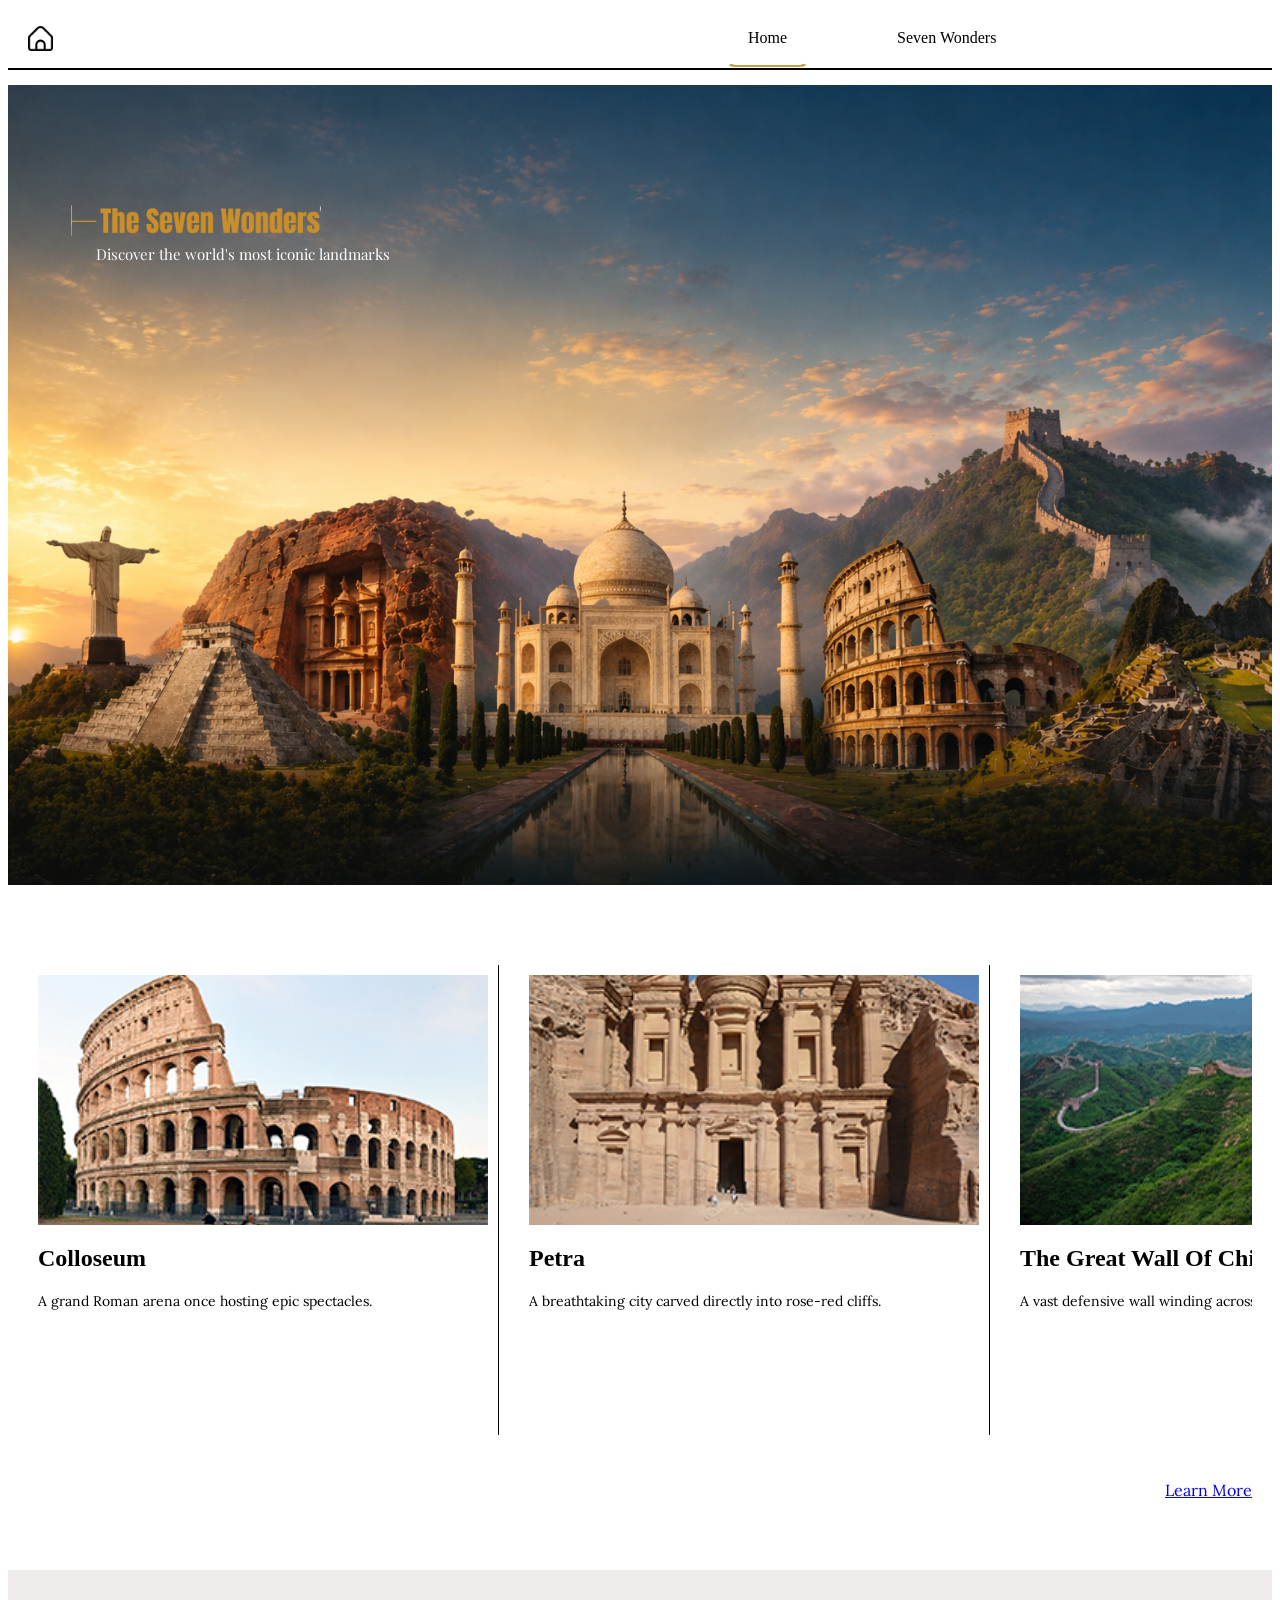
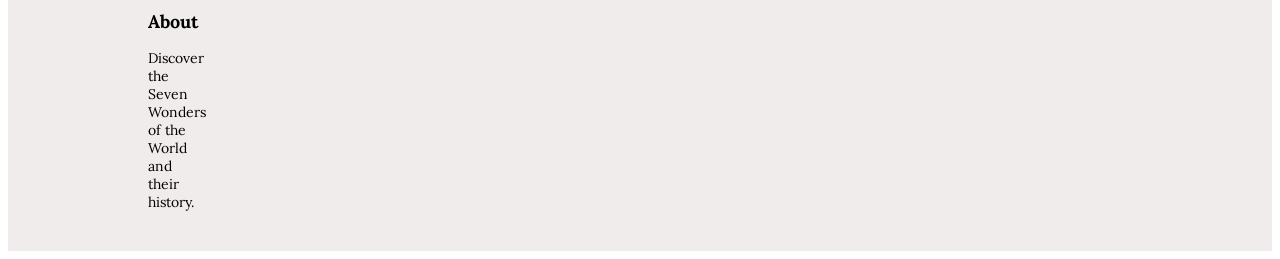
<file: index.html>
<!DOCTYPE html>
<html lang="en">
  <head>
    <title>Home</title>
    <link rel="stylesheet" href="https://cdnjs.cloudflare.com/ajax/libs/font-awesome/6.5.0/css/all.min.css">
    <link rel="stylesheet" href="https://fonts.googleapis.com/css2?family=Lora:ital,wght@0,400;0,700;1,400&display=swap">
    <link rel="stylesheet" href="https://fonts.googleapis.com/css2?family=Playfair+Display&display=swap">
    <link rel="stylesheet" href="style.css">
    <link rel="icon" type="image/png" href="Icons/home.png">
  </head>
  <body>

    <nav class="Navbar">
      <img src="Icons/home.png" alt="Home Icon" class="Home-Icon">
      <div class="Nav-Links">
        <a href="index.html" class="active">Home</a>
        <a href="wonders.html">Seven Wonders</a>
      </div>
    </nav>

    <header>
      <div class="Front">
        <img src="Images/SevenWonders.png" alt="Seven Wonders" class="FrontImage">
        <img src="Images/Title.png" alt="Title" class="Title">
        <p class="Title1">Discover the world's most iconic landmarks</p>
      </div>
    </header>

    <main>
      <div class="Scroll-Gallery-Border">
        <div class="Scroll-Gallery-Sections">

          <div class="Scroll-Gallery-Boxes">
            <img src="Images/Colosseum.png" alt="Colosseum" class="Scroll-Gallery-Images">
            <h2>Colloseum</h2>
            <p>A grand Roman arena once hosting epic spectacles.</p>
          </div>

          <div class="Scroll-Gallery-Boxes">
            <img src="Images/Petra.png" alt="Petra" class="Scroll-Gallery-Images">
            <h2>Petra</h2>
            <p>A breathtaking city carved directly into rose-red cliffs.</p>
          </div>

          <div class="Scroll-Gallery-Boxes">
            <img src="Images/TheGreatWallOfChina.png" alt="The Great Wall Of China" class="Scroll-Gallery-Images">
            <h2>The Great Wall Of China</h2>
            <p>A vast defensive wall winding across China's rugged landscapes.</p>
          </div>

          <div class="Scroll-Gallery-Boxes">
            <img src="Images/MachuPicchu.png" alt="Machu Picchu" class="Scroll-Gallery-Images">
            <h2>Machu Picchu</h2>
            <p>A mysterious Incan city high in the Andes mountains.</p>
          </div>

          <div class="Scroll-Gallery-Boxes">
            <img src="Images/ChichenItza.png" alt="Chichen Itza" class="Scroll-Gallery-Images">
            <h2>Chichen Itza</h2>
            <p>A historic Mayan site known for its iconic pyramid.</p>
          </div>

          <div class="Scroll-Gallery-Boxes">
            <img src="Images/ChristTheRedeemer.png" alt="Christ The Redeemer" class="Scroll-Gallery-Images">
            <h2>Christ The Redeemer</h2>
            <p>A towering statue overlooking Rio, symbolizing peace and unity.</p>
          </div>

          <div class="Scroll-Gallery-Boxes">
            <img src="Images/TajMahal.png" alt="Taj Mahal" class="Scroll-Gallery-Images">
            <h2>Taj Mahal</h2>
            <p>A stunning white marble monument built as a symbol of love.</p>
          </div>

        </div>

        <div class="Scroll-Gallery-Footer">
          <a href="wonders.html" class="Scroll-Gallery-Footer1">Learn More</a>
        </div>
      </div>
    </main>

    <footer class="Footer">
      <div class="About">
        <h3>About</h3>
        <p>Discover the Seven Wonders of the World and their history.</p>
      </div>
      <div class="Socials">
        <h3>Socials</h3>
        <div class="SocialIcons">
          <i class="fa-brands fa-square-x-twitter"></i>
          <i class="fa-brands fa-youtube"></i>
          <i class="fa-brands fa-square-instagram"></i>
          <i class="fa-brands fa-facebook"></i>
        </div>
      </div>
    </footer>

  </body>
</html>
</file>
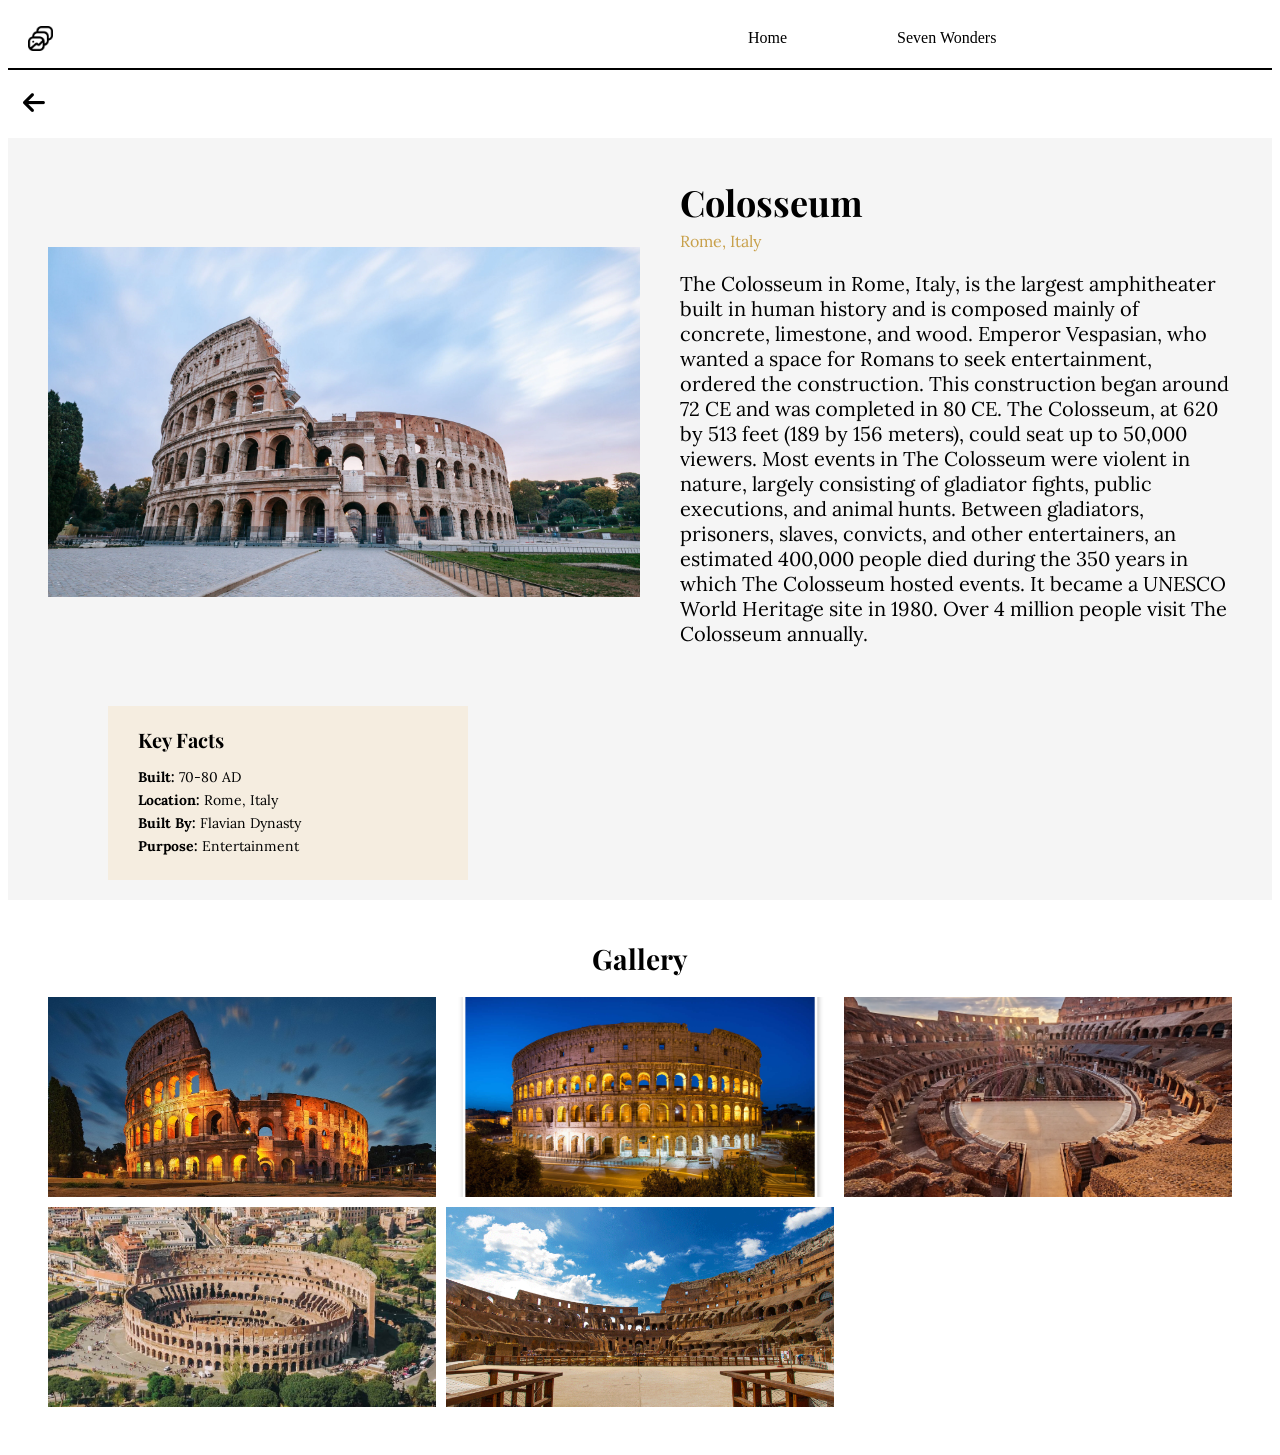
<file: Colosseum.html>
<!DOCTYPE html>
<html lang="en">
  <head>
    <title>Colosseum</title>
    <link rel="stylesheet" href="https://cdnjs.cloudflare.com/ajax/libs/font-awesome/6.5.0/css/all.min.css">
    <link rel="stylesheet" href="https://fonts.googleapis.com/css2?family=Lora:ital,wght@0,400;0,700;1,400&display=swap">
    <link rel="stylesheet" href="https://fonts.googleapis.com/css2?family=Playfair+Display&display=swap">
    <link rel="stylesheet" href="style.css">
    <link rel="icon" type="image/png" href="Icons/gallery.png">
  </head>
  <body>

    <nav class="Navbar">
      <img src="Icons/gallery.png" alt="Gallery" class="Gallery-Icon">
      <div class="Nav-Links">
        <a href="index.html">Home</a>
        <a href="wonders.html">Seven Wonders</a>
      </div>
    </nav>

    <header>
      <div class="Back">
        <a href="wonders.html"><i class="fa-solid fa-arrow-left"></i></a>
      </div>
    </header>

    <main>
      <div class="WondersBackGround">
        <div class="WondersTop">
          <img src="Images/Colosseum.webp" alt="Colosseum" class="WondersImage">
          <div class="WondersText">
            <h2>Colosseum</h2>
            <p class="WondersLocation">Rome, Italy</p>
            <p>The Colosseum in Rome, Italy, is the largest amphitheater built in human history and is composed mainly of concrete, limestone, and wood. Emperor Vespasian, who wanted a space for Romans to seek entertainment, ordered the construction. This construction began around 72 CE and was completed in 80 CE. The Colosseum, at 620 by 513 feet (189 by 156 meters), could seat up to 50,000 viewers. Most events in The Colosseum were violent in nature, largely consisting of gladiator fights, public executions, and animal hunts. Between gladiators, prisoners, slaves, convicts, and other entertainers, an estimated 400,000 people died during the 350 years in which The Colosseum hosted events. It became a UNESCO World Heritage site in 1980. Over 4 million people visit The Colosseum annually.</p>
          </div>
        </div>

        <div class="KeyFacts">
          <h3>Key Facts</h3>
          <p><strong>Built:</strong> 70-80 AD</p>
          <p><strong>Location:</strong> Rome, Italy</p>
          <p><strong>Built By:</strong> Flavian Dynasty</p>
          <p><strong>Purpose:</strong> Entertainment</p>
        </div>
      </div>

      <div class="Gallery">
        <h2>Gallery</h2>
        <div class="GalleryGrid">
          <img src="Images/Colosseum1.jpg" alt="Colosseum exterior view" class="GalleryImage">
          <img src="Images/Colosseum2.jpg" alt="Colosseum interior view" class="GalleryImage">
          <img src="Images/Colosseum3.webp" alt="Colosseum aerial view" class="GalleryImage">
          <img src="Images/Colosseum4.jpg" alt="Colosseum at night" class="GalleryImage">
          <img src="Images/Colosseum5.png" alt="Colosseum ruins" class="GalleryImage">
        </div>
      </div>
    </main>

  </body>
</html>
</file>
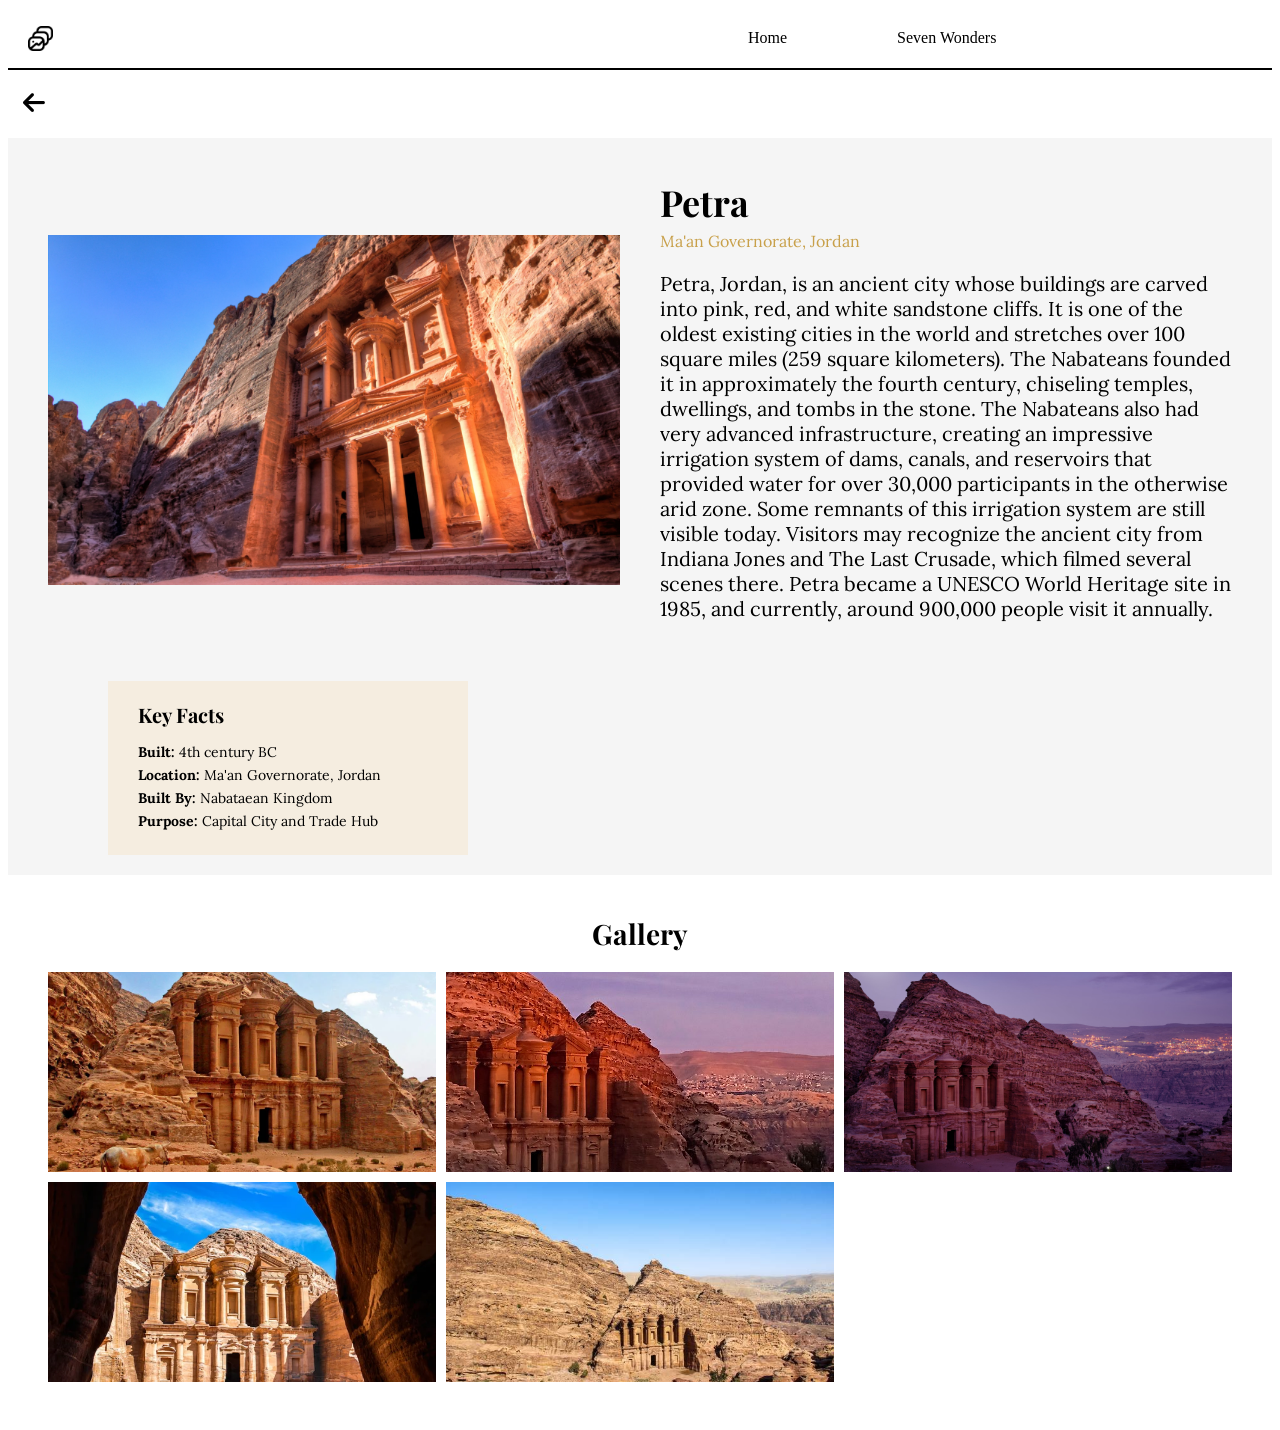
<file: Petra.html>
<!DOCTYPE html>
<html lang="en">
<head>
  <title>Petra</title>
<link rel="stylesheet" href="https://cdnjs.cloudflare.com/ajax/libs/font-awesome/6.5.0/css/all.min.css">
<link rel="stylesheet" href="https://fonts.googleapis.com/css2?family=Lora:ital,wght@0,400;0,700;1,400&display=swap">
<link rel="stylesheet" href="https://fonts.googleapis.com/css2?family=Playfair+Display&display=swap">
<link rel="stylesheet" href="style.css">
<link rel="icon" type="image/png" href="Icons/gallery.png">
</head>
<body>
        <nav class="Navbar">
      <img src="Icons/gallery.png" alt="Gallery" class="Gallery-Icon">
        
      
      <div class="Nav-Links">
        <a href ='index.html' > Home </a>
        <a href ='wonders.html' > Seven Wonders </a>
    </div>
      </nav>

      <header>
            <div class="Back">
      <a href="wonders.html"><i class="fa-solid fa-arrow-left"></i></a>
</div>
</header>

<main>
<div class="WondersBackGround">
      <div class="WondersTop">
        <img src="Images/Petra.webp" alt="Petra" class="WondersImage">
        <div class="WondersText">
            <h2>Petra</h2>
            <p class="WondersLocation">Ma'an Governorate, Jordan</p>
            <p>Petra, Jordan, is an ancient city whose buildings are carved into pink, red, and white sandstone cliffs. It is one of the oldest existing cities in the world and stretches over 100 square miles (259 square kilometers). The Nabateans founded it in approximately the fourth century, chiseling temples, dwellings, and tombs in the stone. The Nabateans also had very advanced infrastructure, creating an impressive irrigation system of dams, canals, and reservoirs that provided water for over 30,000 participants in the otherwise arid zone. Some remnants of this irrigation system are still visible today. Visitors may recognize the ancient city from Indiana Jones and The Last Crusade, which filmed several scenes there. Petra became a UNESCO World Heritage site in 1985, and currently, around 900,000 people visit it annually.</p>
        </div>
      </div>

      <div class="KeyFacts">
        <h3>Key Facts</h3>
        <p><strong>Built:</strong> 4th century BC</p>
        <p><strong>Location:</strong> Ma'an Governorate, Jordan</p>
        <p><strong>Built By:</strong> Nabataean Kingdom</p>
        <p><strong>Purpose:</strong> Capital City and Trade Hub</p>
      </div>
</div>

      <div class="Gallery">
        <h2>Gallery</h2>
        <div class="GalleryGrid">
            <img src="Images/Petra1.webp" alt="Petra1" class="GalleryImage">
            <img src="Images/Petra2.jpg" alt="Petra2" class="GalleryImage">
            <img src="Images/Petra3.avif" alt="Petra3" class="GalleryImage">
            <img src="Images/Petra4.webp" alt="Petra4" class="GalleryImage">
            <img src="Images/Petra5.jpg" alt="Petra5" class="GalleryImage">
        </div>
      </div>
      </main>
</body>
</html>
</file>
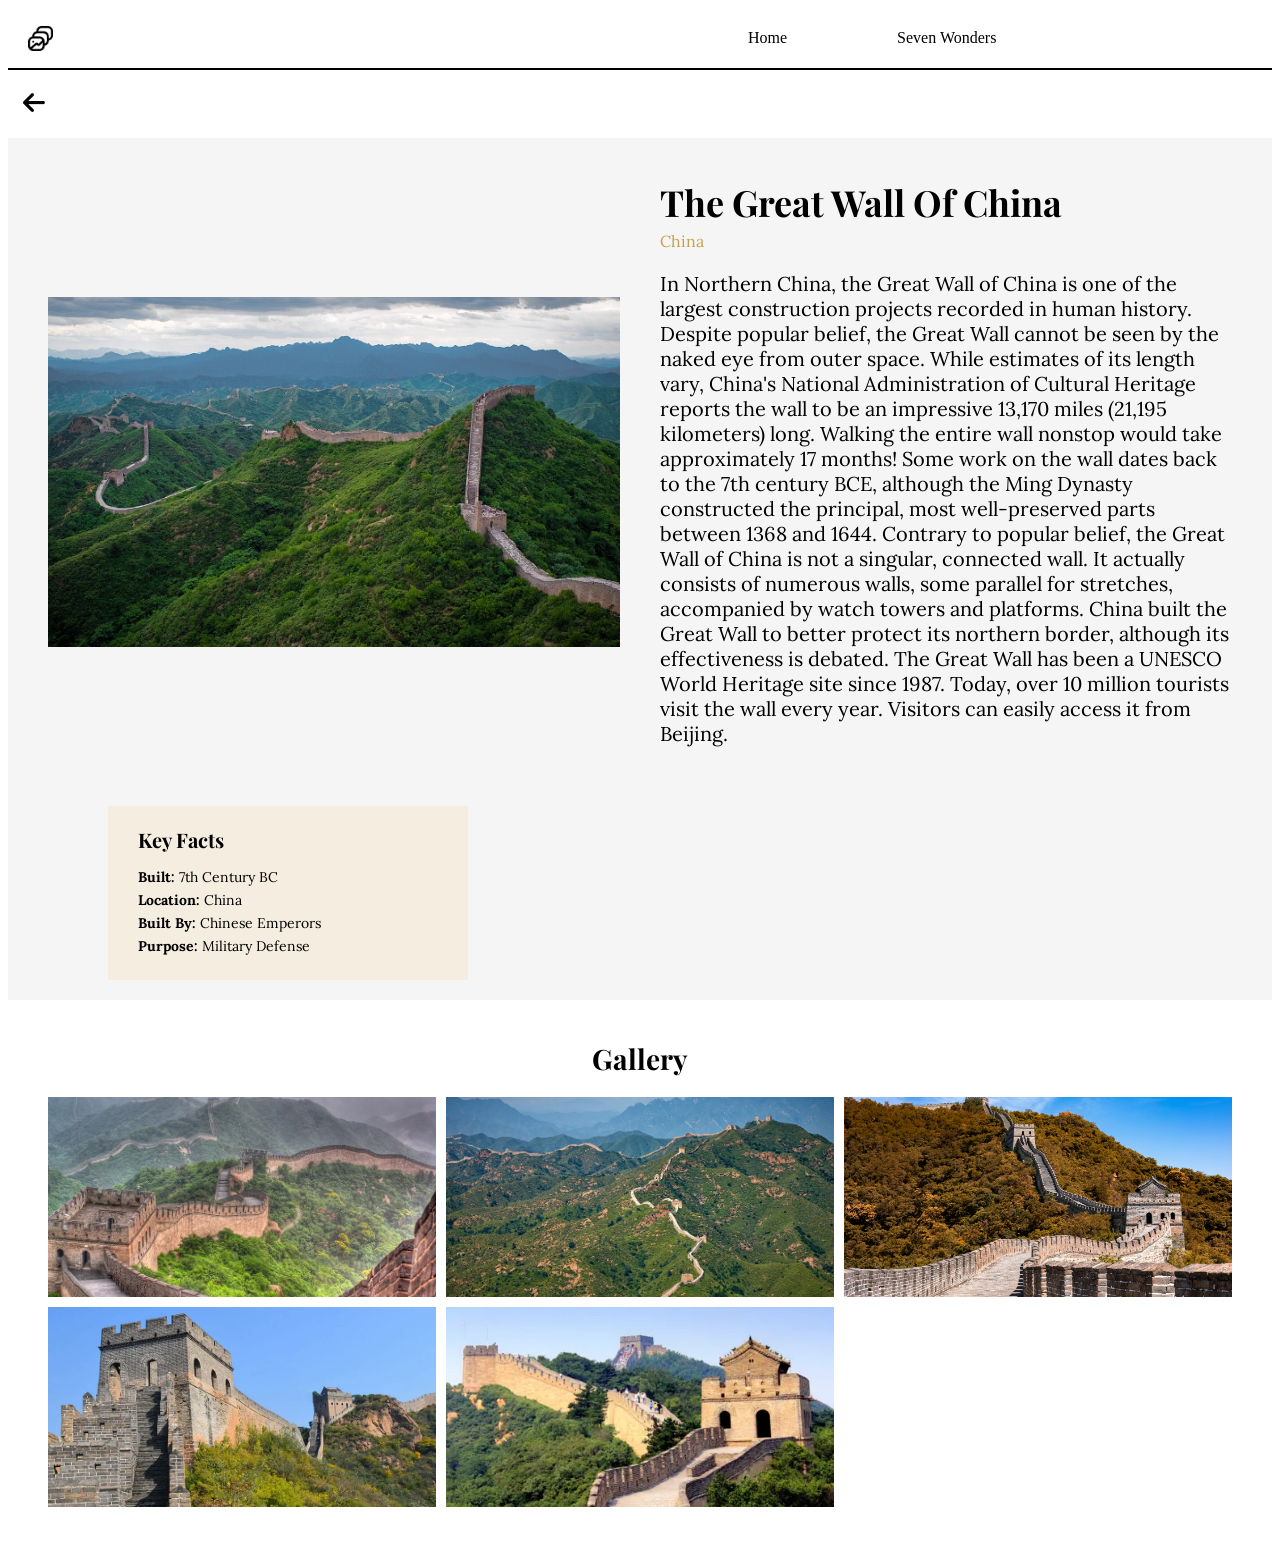
<file: TheGreatWallOfChina.html>
<!DOCTYPE html>
<html lang="en">
  <head>
    <title>The Great Wall Of China</title>
    <link rel="stylesheet" href="https://cdnjs.cloudflare.com/ajax/libs/font-awesome/6.5.0/css/all.min.css">
    <link rel="stylesheet" href="https://fonts.googleapis.com/css2?family=Lora:ital,wght@0,400;0,700;1,400&display=swap">
    <link rel="stylesheet" href="https://fonts.googleapis.com/css2?family=Playfair+Display&display=swap">
    <link rel="stylesheet" href="style.css">
    <link rel="icon" type="image/png" href="Icons/gallery.png">
  </head>
  <body>

    <nav class="Navbar">
      <img src="Icons/gallery.png" alt="Gallery" class="Gallery-Icon">
      <div class="Nav-Links">
        <a href="index.html">Home</a>
        <a href="wonders.html">Seven Wonders</a>
      </div>
    </nav>

    <header>
      <div class="Back">
        <a href="wonders.html"><i class="fa-solid fa-arrow-left"></i></a>
      </div>
    </header>

    <main>
      <div class="WondersBackGround">
        <div class="WondersTop">
          <img src="Images/TheGreatWallOfChina.jpg" alt="The Great Wall Of China" class="WondersImage">
          <div class="WondersText">
            <h2>The Great Wall Of China</h2>
            <p class="WondersLocation">China</p>
            <p>In Northern China, the Great Wall of China is one of the largest construction projects recorded in human history. Despite popular belief, the Great Wall cannot be seen by the naked eye from outer space. While estimates of its length vary, China's National Administration of Cultural Heritage reports the wall to be an impressive 13,170 miles (21,195 kilometers) long. Walking the entire wall nonstop would take approximately 17 months! Some work on the wall dates back to the 7th century BCE, although the Ming Dynasty constructed the principal, most well-preserved parts between 1368 and 1644. Contrary to popular belief, the Great Wall of China is not a singular, connected wall. It actually consists of numerous walls, some parallel for stretches, accompanied by watch towers and platforms. China built the Great Wall to better protect its northern border, although its effectiveness is debated. The Great Wall has been a UNESCO World Heritage site since 1987. Today, over 10 million tourists visit the wall every year. Visitors can easily access it from Beijing.</p>
          </div>
        </div>

        <div class="KeyFacts">
          <h3>Key Facts</h3>
          <p><strong>Built:</strong> 7th Century BC</p>
          <p><strong>Location:</strong> China</p>
          <p><strong>Built By:</strong> Chinese Emperors</p>
          <p><strong>Purpose:</strong> Military Defense</p>
        </div>
      </div>

      <div class="Gallery">
        <h2>Gallery</h2>
        <div class="GalleryGrid">
          <img src="Images/TheGreatWallofChina1.webp" alt="Great Wall of China watchtower" class="GalleryImage">
          <img src="Images/TheGreatWallofChina2.webp" alt="Great Wall of China through mountains" class="GalleryImage">
          <img src="Images/TheGreatWallofChina3.jpeg" alt="Great Wall of China aerial view" class="GalleryImage">
          <img src="Images/TheGreatWallofChina4.webp" alt="Great Wall of China in winter" class="GalleryImage">
          <img src="Images/TheGreatWallofChina5.webp" alt="Great Wall of China at sunset" class="GalleryImage">
        </div>
      </div>
    </main>

  </body>
</html>
</file>
<file: style.css>
body {
    background-color: rgb(255, 255, 255);
  }

h1 {
    font-family: "BBH Hegarty", sans-serif;
    font-size: 32px;
    text-align: center;
  }

  p {
    font-family: "Lora", serif;
    font-size: 20px;
  }

 .Home-Icon {
  width: 25px;
  height:auto;
  margin-right:50px;
 }

  .Gallery-Icon {
  width: 25px;
  height:auto;
  margin-right:50px;
 }

  /* Navbar Version 1 - A basic navbar gotten from practice website which had basic links with hover effects */
  /* Navbar Version 2 - I added extra border around hover effect and increased gap between links this made it clearer which link was being hovered on */
  /* Navbar Version 3 - Completely redesigned to match website style this made it more of a simpler and cleaner design, added home icon, fixed sizing issues */
  /* Navbar Version 4 - Added sticky positioning this made sure that the navbar stays at top when scrolling, easier navigation */
  /* Navbar Version 5 - Added gold underline on active link this Shows user which page they are currently on */

  nav {
    background-color:white;
    display: flex;
    align-items: center;
    padding: 5px 20px;
    border-bottom: 2px solid black;
    height: 50px;
    position: sticky;
    top:0;
    z-index: 100;
  }
  
  .Nav-Links {
    gap: 20px;
    display: flex;
    margin-left: 600px;
  }

  .Navbar a.active {
    border-bottom: 2px solid #c8a04a !important;
    padding: 5px;
  }

.Navbar a:link, .Navbar a:visited {
  background-color: white;
  color: black;
  padding: 15px 20px;
  text-align: center;
  margin-left: 20px;
  margin-right: 20px;
  text-decoration: none;
  display: inline-block;
  transition-duration: 0.4s;
  border: 5px solid white;
  border-radius: 12px;
}

.Navbar a:hover, .Navbar a:active {
  background-color: rgb(245, 240, 240);
  color: white;
  border: 5px solid rgb(241, 236, 236);
  border-radius: 12px;
}

/* Front Image, improvement is that I made image full width, fixed height and focused on bottom part  */

.FrontImage {
  width:100%;
  height: 800px;
  display: block;
  object-fit: cover;
  object-position: bottom;
  margin-top: 15px;
}

.Front {
  position: relative;
  width: 100%;
  display: block;
}

.Title {
  position: absolute;
  top: 15%;
  left: 5%;
  width: 250px;
  height: auto;
}

.Title1 {
  position: absolute;
  top: 18%;
  left: 7%;
  color: white;
  font-size: 15px;
  font-family: "Playfair Display", serif;
}

/* Scroll Gallery, improvement is that I changed from border box layout to horizontal scrolling gallery  */

.Scroll-Gallery-Border {
  margin-top: 60px;
  padding: 20px;
  position: relative;
}

.Scroll-Gallery-Sections {
  display: flex;
  flex-wrap: nowrap;
  gap: 20px;
  overflow-x: auto;
  scroll-behavior: smooth;
  padding-bottom: 15px;
  margin-bottom: 0;
  align-items: stretch;
}

.Scroll-Gallery-Sections::-webkit-scrollbar-track {
  background: white;
}

.Scroll-Gallery-Sections::-webkit-scrollbar-thumb {
  background: #888888;
  border-radius: 6px;
}

.Scroll-Gallery-Sections::-webkit-scrollbar-thumb:hover {
  background: #525151;
}

.Scroll-Gallery-Boxes {
  min-width: 450px;
  width: 450px;
  flex-shrink: 0;
  background-color: white;
  padding: 10px;
  height: 450px;
  border-right: 1px solid black;
  margin-bottom: 30px;
}

.Scroll-Gallery-Boxes p {
  font-family: "Lora", serif;
  font-size: 14px;
  margin: 0;
  overflow: hidden;
  display: -webkit-box;
  -webkit-line-clamp: 3;
  -webkit-box-orient: vertical;
}

.Scroll-Gallery-Boxes h3 {
  font-family: "Lora", serif;
  font-size: 18px;
  margin: 10px 0 5px;
}

.Scroll-Gallery-Images {
  width: 100%;
  height: 250px;
  object-fit: cover;
  display: block;
}

.Scroll-Gallery-Footer {
display: flex;
justify-content: flex-end;
}

.Scroll-Gallery-Footer1 {
  font-family: "Lora", serif;
  font-size: 16px;
  text-decoration: underline;
}

  .Scroll-Gallery-Footer1:hover {
      color: gray;
  }


.img {
  display: block;
  margin-right: 10px;
}

/* Footer, The improvements is that i added an about section and social media icons */

.Footer {
  display: flex;
  gap: 40px;
  padding: 40px;
  background-color: rgb(241, 236, 236);
  margin-top: 50px;
}

.About {
  display: flex;
  flex-direction: column;
  gap: 8px;
  margin-left: 100px;
}

.Socials {
  display: flex;
  flex-direction: column;
  gap: 8px;
  margin-left: 1400px;
}

.About h3 {
  font-family: "Lora", serif;
  font-size: 18px;
  margin: 0 0 8px 0;
}

.Socials h3 {
  font-family: "Lora", serif;
  font-size: 18px;
  margin: 0 0 8px 0;
}

.About p {
  font-family: "Lora", serif;
  font-size: 14px;
  margin: 0;
}

.Socials a {
  font-family: "Lora", serif;
  font-size: 14px;
  color: black;
  text-decoration: none;
}

.WonderBox {
  display: flex;
  align-items: center;
  gap: 40px;
  padding: 40px;
  border-bottom: 1px solid #dddddd;
}

.WonderBoxReverse {
  display: flex;
  flex-direction: row-reverse;
  align-items: center;
  gap: 40px;
  padding: 40px;
  border-bottom: 1px solid #dddddd;
}

.WonderImage {
  width: 50%;
  height: 300px;
  object-fit: cover;
}

.WonderText {
  width: 50%;
}

.WonderNumber {
  color: #c8a04a;
  font-family: "Lora", serif;
  font-size: 16px;
  margin: 0;
}

.WonderText h2 {
  font-family: "Playfair Display", serif;
  font-size: 36px;
  margin: 5px 0;
}

.WonderLocation {
  color: #c8a04a;
  font-family: "Lora", serif;
  font-size: 14px;
}

.WonderLink {
  display: inline-block;
  margin-top: 15px;
  padding: 8px 20px;
  border: 1px solid black;
  color: black;
  text-decoration: none;
  font-family: "Lora", serif;
  font-size: 14px;
}

.WonderLink:hover {
  background-color: #f1f1f1;
}

/*  Wonders Page Banner, improvement is that I added centered text overlay with gold borders */
/*  Wonders Page Content, the improvement is that I added alternating layout with image and text side by side */
.Banner {
  position:relative;
  width: 100%;
}

.BannerImage {
  width: 100%;
  height: 400px;
  object-fit: cover;
  display: block;
}

.BannerText {
  position: absolute;
  top: 50%;
  left: 0;
  right: 0;
  transform: translateY(-50%);
  text-align: center;
  color: white;
  width: 50%;
  margin: auto;
  border-top: 1px solid #c8a04a;
  border-bottom: 1px solid #c8a04a;
}

.BannerText h1 {
  font-family: "Playfair Display", serif;
  font-size: 48px;
  margin: 0 0 10px 0;
  color: white;
}

/* Each Wonders Page, the improvement is that I added key facts box and image gallery */

.WondersTop {
  display: flex;
  gap: 40px;
  padding: 40px;
  align-items: center;
}

.WondersImage {
  width: 50%;
  height: 350px;
  object-fit: cover;
}

.WondersText {
  width: 50%;
}

.WondersText h2 {
  font-family: "Playfair Display",serif;
  font-size: 36px;
  margin: 0 0 5px 0;
}

.WondersLocation{
  color: #c8a04a;
  font-family: "Lora", serif;
  font-size: 16px;
  margin:0 0 15px 0;
}

.KeyFacts {
  background-color: #f5ede0;
  padding: 20px 30px;
  margin: 0 40px;
  width: 300px;
  margin-left: 100px;
}

.KeyFacts h3 {
  font-family: "Playfair Display", serif;
  font-size: 20px;
  margin: 0 0 15px 0;
}

.KeyFacts p {
  font-family: "Lora", serif;
  font-size: 14px;
  margin: 5px 0;
}

.Gallery {
  padding: 40px;
}

.Gallery h2 {
  font-family: "Playfair Display", serif;
  font-size: 28px;
  text-align: center;
  margin: 0 0 20px 0;
}

.GalleryGrid {
  display: grid;
  grid-template-columns: 1fr 1fr 1fr;
  gap: 10px ;
}

.GalleryImage {
  width: 100%;
  height: 200px;
  object-fit: cover;
}

.SocialIcons {
  display: flex;
  gap: 15px;
  font-size: 20px;
}

.Back {
  margin-top: 20px;
  margin-left: 15px;
  font-size: 25px;
}

.Back a {
  color: black;
}

.Back a:hover {
  color: rgb(59, 59, 59);
}

.WondersBackGround {
  background-color: rgb(245, 245, 245);
  padding-bottom: 20px;
  margin-top: 20px;
}
</file>
